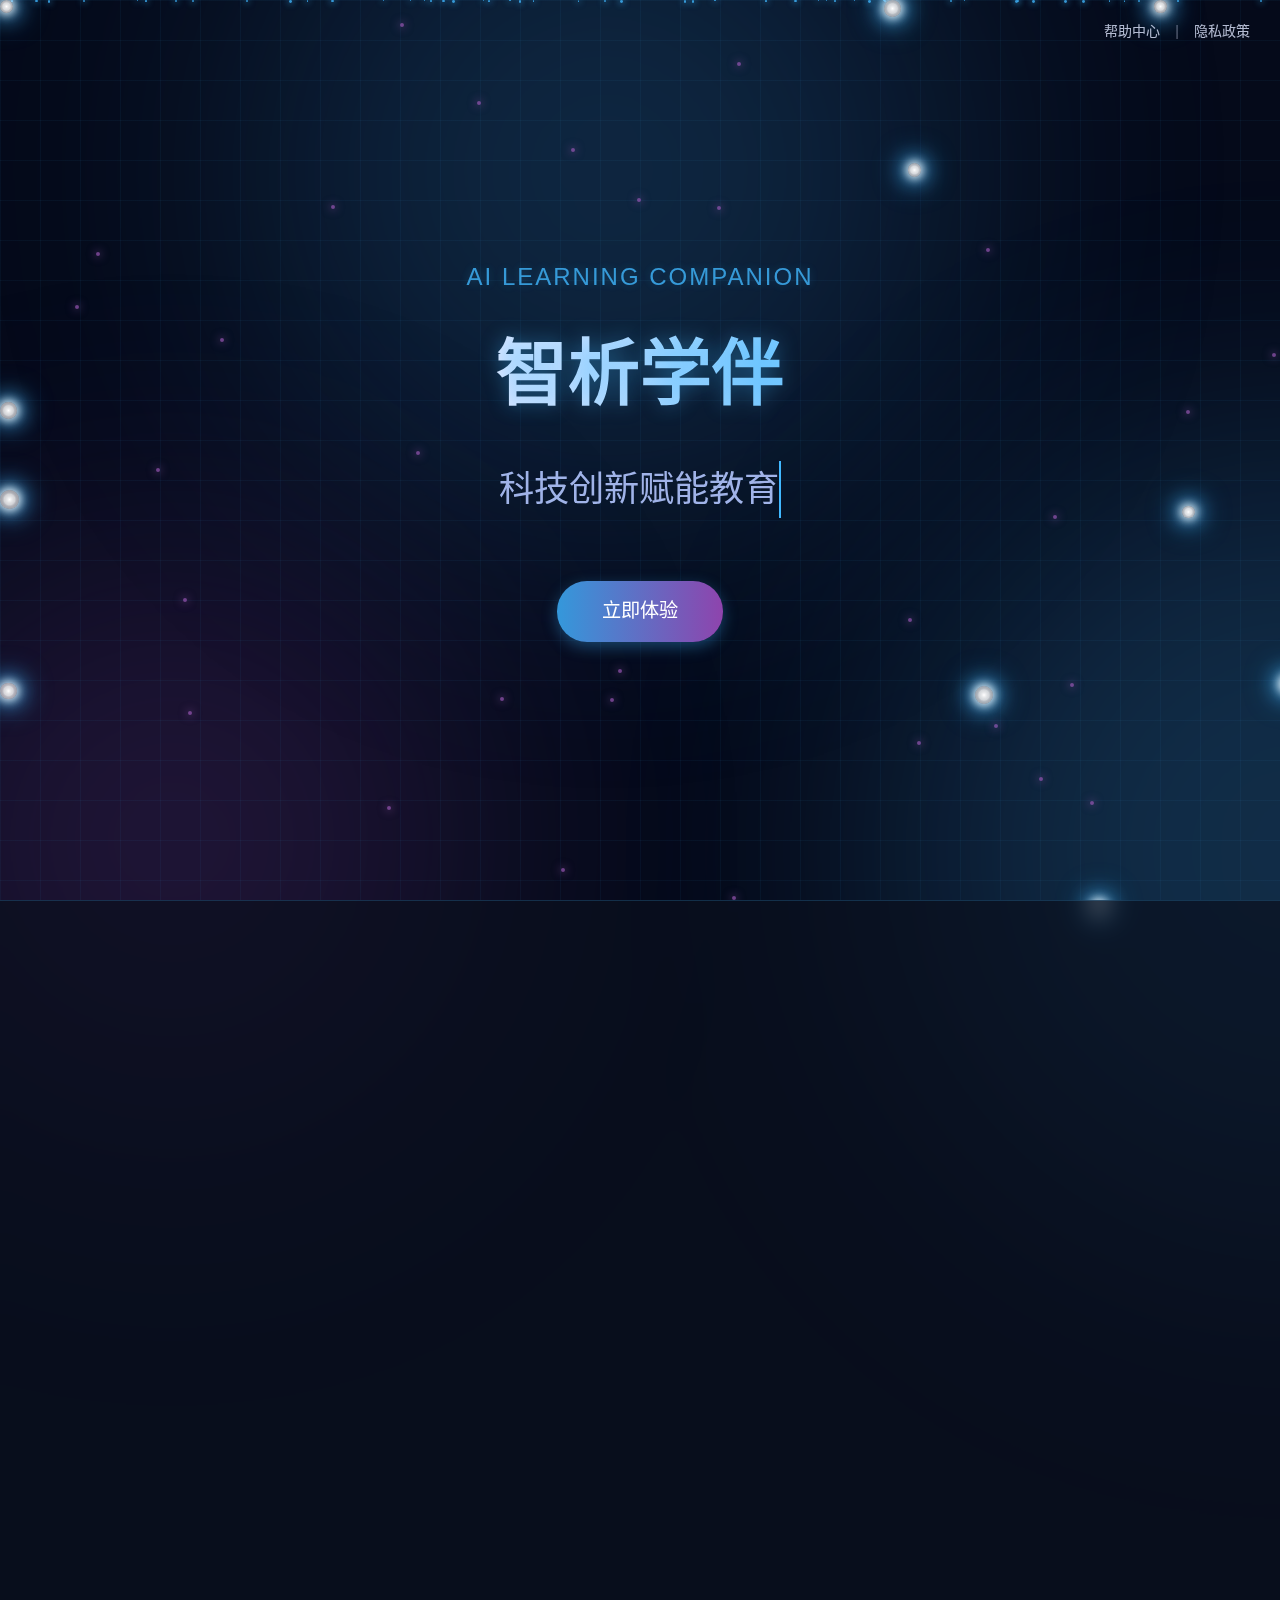
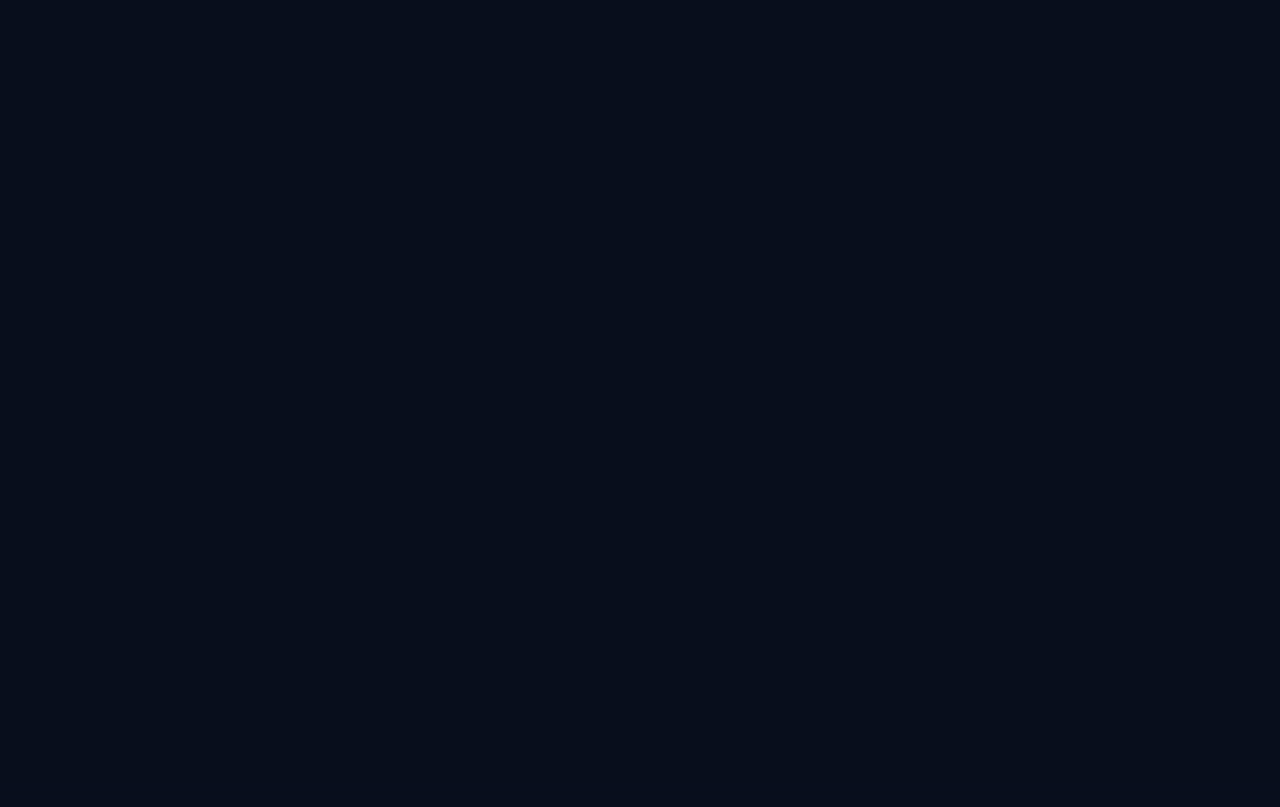
<file: index.html>
<!DOCTYPE html>
<html lang="zh-CN">
<head>
    <meta charset="UTF-8">
    <meta name="viewport" content="width=device-width, initial-scale=1.0, maximum-scale=1.0, user-scalable=no">
    <title>智析学伴 - AI学习辅助工具</title>
    <style>
        * {
            margin: 0;
            padding: 0;
            box-sizing: border-box;
        }

        body {
            font-family: 'Segoe UI', 'Microsoft YaHei', sans-serif;
            background: #050a1a;
            color: #e0e7ff;
            line-height: 1.6;
            overflow-x: hidden;
            min-height: 100vh;
            position: relative;
        }

        /* 多层次科技感背景容器 */
        .background-container {
            position: fixed;
            top: 0;
            left: 0;
            width: 100%;
            height: 100%;
            z-index: -5;
            overflow: hidden;
        }
        
        /* 底层网格 */
        .base-grid {
            position: absolute;
            top: 0;
            left: 0;
            width: 200%;
            height: 200%;
            background-image: 
                linear-gradient(rgba(65, 184, 255, 0.05) 1px, transparent 1px),
                linear-gradient(90deg, rgba(65, 184, 255, 0.05) 1px, transparent 1px);
            background-size: 40px 40px;
            z-index: -4;
            animation: scrollGrid 60s linear infinite;
            transform-origin: center;
        }
        
        /* 中层粒子流 */
        .particle-flow {
            position: absolute;
            top: 0;
            left: 0;
            width: 100%;
            height: 100%;
            z-index: -3;
        }
        
        .particle {
            position: absolute;
            width: 2px;
            height: 2px;
            background: rgba(65, 184, 255, 0.8);
            border-radius: 50%;
            box-shadow: 0 0 6px 1px rgba(65, 184, 255, 0.6);
        }
        
        /* 动态连接线网络 */
        .connection-network {
            position: absolute;
            top: 0;
            left: 0;
            width: 100%;
            height: 100%;
            z-index: -2;
        }
        
        .network-node {
            position: absolute;
            width: 4px;
            height: 4px;
            background: rgba(155, 89, 182, 0.7);
            border-radius: 50%;
            box-shadow: 0 0 8px 1px rgba(155, 89, 182, 0.5);
            animation: pulse-node 5s infinite ease-in-out;
        }
        
        .network-link {
            position: absolute;
            background: linear-gradient(90deg, rgba(155, 89, 182, 0), rgba(155, 89, 182, 0.4), rgba(155, 89, 182, 0));
            transform-origin: 0 0;
            z-index: -1;
            opacity: 0;
            animation: linkPulse 8s infinite ease-in-out;
        }

        /* 动态光晕效果 */
        .glow-effect {
            position: fixed;
            border-radius: 50%;
            filter: blur(150px);
            opacity: 0.2;
            z-index: -5;
            animation: pulse 20s infinite ease-in-out;
        }

        /* 精致闪光点样式 - 增强立体感 */
        .sparkle {
            position: fixed;
            background: radial-gradient(circle, rgba(255,255,255,1) 0%, rgba(255,255,255,0.8) 40%, rgba(255,255,255,0) 80%);
            border-radius: 50%;
            z-index: 0;
            cursor: pointer;
            animation: float 8s infinite ease-in-out;
            transform-origin: center;
            box-shadow: 
                0 0 10px 2px rgba(255, 255, 255, 0.9),
                0 0 20px 5px rgba(65, 184, 255, 0.7),
                0 0 30px 8px rgba(65, 184, 255, 0.4),
                inset 0 0 5px 1px rgba(255, 255, 255, 0.8);
            transition: all 0.3s ease;
            transform-style: preserve-3d;
        }
        
        /* 优化的水珠绽开效果 */
        .sparkle.droplet {
            position: absolute;
            border-radius: 50%;
            background: radial-gradient(circle, rgba(255,255,255,0.9) 0%, rgba(65, 184, 255, 0.7) 50%, rgba(65, 184, 255, 0) 80%);
            pointer-events: none;
            z-index: 2;
            box-shadow: 0 0 15px 3px rgba(65, 184, 255, 0.5);
        }

        /* 动画定义 */
        @keyframes float {
            0%, 100% { transform: translateY(0) rotate(0deg) translateZ(0); }
            50% { transform: translateY(-20px) rotate(10deg) translateZ(5px); }
        }
        
        @keyframes dropletEffect {
            0% { transform: translate(-50%, -50%) scale(0); opacity: 1; }
            70% { opacity: 0.8; }
            100% { transform: translate(-50%, -50%) scale(2.5); opacity: 0; }
        }
        
        @keyframes pulse-node {
            0%, 100% { transform: scale(1); opacity: 0.6; }
            50% { transform: scale(1.8); opacity: 1; }
        }
        
        @keyframes linkPulse {
            0%, 100% { opacity: 0; }
            40%, 60% { opacity: 1; }
        }

        @keyframes pulse {
            0%, 100% { transform: scale(1); opacity: 0.2; }
            50% { transform: scale(1.5); opacity: 0.35; }
        }
        
        @keyframes scrollGrid {
            0% { transform: translate(0, 0) scale(1); }
            50% { transform: translate(-25%, -25%) scale(1.2); }
            100% { transform: translate(-50%, -50%) scale(1); }
        }

        @keyframes flowParticle {
            0% { transform: translateY(-100px) translateX(0); opacity: 0; }
            10% { opacity: 1; }
            90% { opacity: 1; }
            100% { transform: translateY(100vh) translateX(0); opacity: 0; }
        }

        /* 右上角导航链接 */
        .top-links {
            position: fixed;
            top: 20px;
            right: 30px;
            z-index: 100;
            font-size: 14px;
            display: flex;
            gap: 15px;
        }

        .top-links a {
            color: rgba(224, 231, 255, 0.8);
            text-decoration: none;
            transition: color 0.3s ease;
        }

        .top-links a:hover {
            color: #41b8ff;
            text-shadow: 0 0 8px rgba(65, 184, 255, 0.6);
        }

        .divider {
            color: rgba(224, 231, 255, 0.4);
        }

        /* 主标题区域 */
        .hero {
            min-height: 100vh;
            display: flex;
            flex-direction: column;
            justify-content: center;
            align-items: center;
            padding: 0 20px;
            text-align: center;
            position: relative;
        }

        .logo {
            font-size: 1.5rem;
            color: #41b8ff;
            margin-bottom: 20px;
            letter-spacing: 2px;
            text-transform: uppercase;
            opacity: 0.8;
            text-shadow: 0 0 10px rgba(65, 184, 255, 0.3);
        }

        .main-title {
            font-size: 4.5rem;
            font-weight: 700;
            margin-bottom: 30px;
            background: linear-gradient(90deg, #e0e7ff, #41b8ff, #9b59b6);
            -webkit-background-clip: text;
            background-clip: text;
            color: transparent;
            background-size: 300% 300%;
            animation: gradientShift 8s ease infinite;
            text-shadow: 0 0 20px rgba(65, 184, 255, 0.4);
        }

        .subtitle-container {
            height: 70px;
            margin-bottom: 50px;
            overflow: hidden;
        }

        .subtitle {
            font-size: 2.2rem;
            font-weight: 300;
            color: #a0b3e8;
            opacity: 0;
            transform: translateY(20px);
        }

        .typing {
            display: inline-block;
            overflow: hidden;
            white-space: nowrap;
            border-right: 2px solid #41b8ff;
            animation: typing 0.5s steps(30, end), blink 0.75s step-end infinite;
        }

        .btn {
            display: inline-block;
            background: linear-gradient(90deg, #3498db, #8e44ad);
            color: white;
            padding: 15px 45px;
            font-size: 1.2rem;
            border-radius: 30px;
            text-decoration: none;
            border: none;
            cursor: pointer;
            transition: all 0.3s ease;
            box-shadow: 0 5px 15px rgba(52, 152, 219, 0.4);
            position: relative;
            overflow: hidden;
            z-index: 10;
        }

        .btn:hover {
            transform: translateY(-3px);
            box-shadow: 0 8px 25px rgba(52, 152, 219, 0.6);
        }

        .btn::before {
            content: '';
            position: absolute;
            top: 0;
            left: -100%;
            width: 100%;
            height: 100%;
            background: linear-gradient(90deg, transparent, rgba(255, 255, 255, 0.3), transparent);
            transition: 0.5s;
        }

        .btn:hover::before {
            left: 100%;
        }

        /* 功能区域 */
        .features {
            padding: 100px 10%;
            background: rgba(10, 15, 30, 0.7);
            backdrop-filter: blur(10px);
            border-top: 1px solid rgba(65, 184, 255, 0.2);
            position: relative;
            z-index: 1;
        }

        .feature {
            max-width: 1200px;
            margin: 0 auto 120px auto;
            display: flex;
            align-items: center;
            opacity: 0;
            transform: translateY(40px);
            transition: all 0.8s ease;
        }

        .feature.visible {
            opacity: 1;
            transform: translateY(0);
        }

        .feature:nth-child(even) {
            flex-direction: row-reverse;
        }

        .feature-content {
            flex: 1;
            padding: 0 40px;
        }

        .feature-number {
            font-size: 5rem;
            font-weight: 700;
            background: linear-gradient(90deg, #3498db, #8e44ad);
            -webkit-background-clip: text;
            background-clip: text;
            color: transparent;
            opacity: 0.3;
            margin-bottom: 15px;
        }

        .feature-title {
            font-size: 2.2rem;
            margin-bottom: 20px;
            color: #41b8ff;
        }

        .feature-desc {
            font-size: 1.2rem;
            color: #a0b3e8;
            line-height: 1.8;
        }

        .feature-image {
            flex: 1;
            height: 300px;
            border-radius: 10px;
            background: rgba(25, 35, 60, 0.6);
            border: 1px solid rgba(65, 184, 255, 0.2);
            display: flex;
            align-items: center;
            justify-content: center;
            overflow: hidden;
            position: relative;
        }

        .feature-image::before {
            content: '';
            position: absolute;
            width: 150%;
            height: 150%;
            background: conic-gradient(
                transparent, 
                rgba(65, 184, 255, 0.4), 
                transparent 30%
            );
            animation: rotate 6s linear infinite;
        }

        .feature-image-content {
            position: relative;
            z-index: 2;
            background: rgba(10, 15, 30, 0.9);
            width: 90%;
            height: 85%;
            border-radius: 8px;
            display: flex;
            align-items: center;
            justify-content: center;
            font-size: 3rem;
            color: #41b8ff;
        }

        /* 动画定义 */
        @keyframes gradientShift {
            0% { background-position: 0% 50%; }
            50% { background-position: 100% 50%; }
            100% { background-position: 0% 50%; }
        }

        @keyframes typing {
            from { width: 0; }
            to { width: 100%; }
        }

        @keyframes blink {
            from, to { border-color: transparent; }
            50% { border-color: #41b8ff; }
        }

        @keyframes rotate {
            from { transform: rotate(0deg); }
            to { transform: rotate(360deg); }
        }

        /* 响应式调整 */
        @media (max-width: 900px) {
            .main-title {
                font-size: 3.5rem;
            }
            
            .subtitle {
                font-size: 1.8rem;
            }
            
            .feature {
                flex-direction: column;
                margin-bottom: 80px;
            }
            
            .feature:nth-child(even) {
                flex-direction: column;
            }
            
            .feature-image {
                width: 100%;
                margin-top: 30px;
            }
        }

        @media (max-width: 600px) {
            .main-title {
                font-size: 2.8rem;
            }
            
            .subtitle {
                font-size: 1.5rem;
            }
            
            .top-links {
                font-size: 12px;
                right: 20px;
            }
            
            .btn {
                padding: 12px 35px;
                font-size: 1rem;
            }
        }

        /* 手机端适配 - 小屏幕设备 */
        @media (max-width: 480px) {
            /* 标题调整 */
            .main-title {
                font-size: 2.2rem;
                margin-bottom: 20px;
            }
            
            .subtitle {
                font-size: 1.2rem;
            }
            
            .subtitle-container {
                height: 50px;
                margin-bottom: 30px;
            }
            
            .logo {
                font-size: 1.2rem;
                margin-bottom: 15px;
            }
            
            /* 按钮调整 */
            .btn {
                padding: 10px 30px;
                font-size: 1rem;
                width: 80%;
                max-width: 250px;
            }
            
            /* 导航链接调整 */
            .top-links {
                font-size: 11px;
                top: 15px;
                right: 15px;
                gap: 10px;
            }
            
            /* 功能区域调整 */
            .features {
                padding: 60px 5%;
            }
            
            .feature {
                margin-bottom: 60px;
            }
            
            .feature-content {
                padding: 0 15px;
            }
            
            .feature-number {
                font-size: 3.5rem;
                margin-bottom: 10px;
            }
            
            .feature-title {
                font-size: 1.6rem;
                margin-bottom: 15px;
            }
            
            .feature-desc {
                font-size: 1rem;
                line-height: 1.6;
            }
            
            .feature-image {
                height: 200px;
                margin-top: 20px;
            }
            
            .feature-image-content {
                font-size: 2rem;
            }
            
            /* 背景效果调整 - 减少粒子数量，优化性能 */
            .particle-flow {
                display: none;
            }
            
            /* 调整闪光点大小，使其在小屏幕上更合适 */
            .sparkle {
                width: 8px !important;
                height: 8px !important;
            }
            
            .sparkle.droplet {
                width: 24px !important;
                height: 24px !important;
            }
        }
    </style>
</head>
<body>
    <!-- 多层次科技感背景容器 -->
    <div class="background-container">
        <!-- 动态光晕背景 -->
        <div class="glow-effect" style="top: -20%; left: 20%; width: 700px; height: 700px; background: #3498db;"></div>
        <div class="glow-effect" style="top: 60%; left: -10%; width: 600px; height: 600px; background: #8e44ad; animation-delay: 6s;"></div>
        <div class="glow-effect" style="top: 50%; left: 70%; width: 800px; height: 800px; background: #41b8ff; animation-delay: 12s;"></div>
        
        <!-- 底层网格 -->
        <div class="base-grid"></div>
        
        <!-- 粒子流容器 -->
        <div class="particle-flow" id="particle-flow"></div>
        
        <!-- 连接线网络 -->
        <div class="connection-network" id="connection-network"></div>
    </div>
    
    <!-- 右上角导航链接 -->
    <div class="top-links">
        <a href="help.html">帮助中心</a>
        <span class="divider">|</span>
        <a href="privacy.html" id="privacy-link">隐私政策</a>
    </div>

    <!-- 主标题区域 -->
    <section class="hero">
        <div class="logo">AI Learning Companion</div>
        <h1 class="main-title">智析学伴</h1>
        <div class="subtitle-container">
            <div class="subtitle" id="dynamic-subtitle">科技创新赋能教育</div>
        </div>
        <a href="home.html" class="btn">立即体验</a>
    </section>
    
    <!-- 功能区域 -->
    <section class="features">
        <div class="feature">
            <div class="feature-content">
                <div class="feature-number">01</div>
                <h2 class="feature-title">智能学习分析</h2>
                <p class="feature-desc">基于深度学习的个性化分析引擎，实时追踪学习轨迹，精准识别知识薄弱点，为每位学生提供定制化学习路径建议，有效提升学习效率。</p>
            </div>
            <div class="feature-image">
                <div class="feature-image-content">AI分析模型</div>
            </div>
        </div>
        
        <div class="feature">
            <div class="feature-content">
                <div class="feature-number">02</div>
                <h2 class="feature-title">强化学习体验</h2>
                <p class="feature-desc">抽象概念可视化，复杂知识具象化，激发学习兴趣，增强知识记忆深度与理解能力。</p>
            </div>
            <div class="feature-image">
                <div class="feature-image-content">强化学习场景</div>
            </div>
        </div>
        
        <div class="feature">
            <div class="feature-content">
                <div class="feature-number">03</div>
                <h2 class="feature-title">自适应练习系统</h2>
                <p class="feature-desc">智能题库根据学习进度动态调整难度，实时生成针对性练习，通过精准反馈与渐进式挑战，帮助学生稳步突破学习瓶颈。</p>
            </div>
            <div class="feature-image">
                <div class="feature-image-content">智能题库</div>
            </div>
        </div>
    </section>
    
    <script>
        document.addEventListener('DOMContentLoaded', function() {
            // 检测是否为移动设备
            const isMobile = /iPhone|iPad|iPod|Android/i.test(navigator.userAgent);
            
            // 创建粒子流效果 - 移动设备减少粒子数量以优化性能
            const particleFlow = document.getElementById('particle-flow');
            const particleCount = isMobile ? 20 : 50;
            
            function createParticles() {
                // 移动设备可能禁用粒子流以提高性能
                if (isMobile && window.innerWidth <= 480) return;
                
                for (let i = 0; i < particleCount; i++) {
                    const particle = document.createElement('div');
                    particle.classList.add('particle');
                    
                    // 随机位置和属性
                    const x = Math.random() * 100;
                    const delay = Math.random() * 10;
                    const duration = 8 + Math.random() * 12;
                    const size = 1 + Math.random() * 2;
                    const dirX = (Math.random() - 0.5) * 20; // 水平方向偏移
                    
                    // 设置粒子样式
                    particle.style.left = `${x}%`;
                    particle.style.width = `${size}px`;
                    particle.style.height = `${size}px`;
                    particle.style.animation = `flowParticle ${duration}s linear ${delay}s infinite`;
                    
                    // 添加水平飘动效果
                    particle.style.animation = `
                        flowParticle ${duration}s linear ${delay}s infinite,
                        floatX ${5 + Math.random() * 10}s ease-in-out ${delay}s infinite
                    `;
                    
                    particleFlow.appendChild(particle);
                }
            }
            
            // 添加水平浮动动画
            const style = document.createElement('style');
            style.textContent = `
                @keyframes floatX {
                    0%, 100% { transform: translateX(0); }
                    50% { transform: translateX(var(--dirX, 0px)); }
                }
            `;
            document.head.appendChild(style);
            
            // 创建网络节点和连接线
            const connectionNetwork = document.getElementById('connection-network');
            const nodeCount = isMobile ? 15 : 30;
            const networkNodes = [];
            
            function createNetwork() {
                // 创建节点
                for (let i = 0; i < nodeCount; i++) {
                    const node = document.createElement('div');
                    node.classList.add('network-node');
                    
                    // 随机位置
                    const x = Math.random() * 100;
                    const y = Math.random() * 100;
                    
                    node.style.left = `${x}%`;
                    node.style.top = `${y}%`;
                    node.style.animationDelay = `${Math.random() * 5}s`;
                    
                    connectionNetwork.appendChild(node);
                    networkNodes.push({ element: node, x, y });
                }
                
                // 创建连接线
                createConnections();
            }
            
            function createConnections() {
                // 为每个节点随机连接2-4个其他节点
                networkNodes.forEach((node, index) => {
                    const connections = 2 + Math.floor(Math.random() * 3);
                    
                    for (let i = 0; i < connections; i++) {
                        // 随机选择另一个节点
                        let targetIndex = Math.floor(Math.random() * networkNodes.length);
                        if (targetIndex === index) {
                            targetIndex = (targetIndex + 1) % networkNodes.length;
                        }
                        
                        const target = networkNodes[targetIndex];
                        createLink(node, target);
                    }
                });
            }
            
            function createLink(node1, node2) {
                const link = document.createElement('div');
                link.classList.add('network-link');
                
                // 计算节点位置
                const x1 = node1.x;
                const y1 = node1.y;
                const x2 = node2.x;
                const y2 = node2.y;
                
                // 计算距离和角度
                const distance = Math.sqrt(Math.pow(x2 - x1, 2) + Math.pow(y2 - y1, 2));
                const angle = Math.atan2(y2 - y1, x2 - x1) * 180 / Math.PI;
                
                // 设置连接线样式
                link.style.width = `${distance}%`;
                link.style.height = '1px';
                link.style.left = `${x1}%`;
                link.style.top = `${y1}%`;
                link.style.transform = `rotate(${angle}deg)`;
                link.style.animationDelay = `${Math.random() * 5}s`;
                
                connectionNetwork.appendChild(link);
            }
            
            // 创建随机闪光点
            function createSparkle() {
                // 最大同时存在的闪光点为15个
                const maxSparkles = 15;
                const existingSparkles = document.querySelectorAll('.sparkle:not(.droplet)').length;
                if (existingSparkles >= maxSparkles) return;
                  
                const sparkle = document.createElement('div');
                sparkle.classList.add('sparkle');
                  
                // 为每个闪光点添加唯一ID
                sparkle.id = 'sparkle-' + Date.now() + '-' + Math.floor(Math.random() * 1000);
                  
                // 随机大小
                const baseSize = isMobile ? 8 : 12;
                const size = baseSize + Math.random() * (isMobile ? 4 : 8);
                  
                // 随机位置 - 改进算法使分布更随机，同时避开中心区域
                let x, y;
                const centerAvoidance = 0.3; // 避开中心30%的区域
                  
                // 使用正态分布实现更自然的随机分布
                function randomNormal() {
                    let u = 0, v = 0;
                    while(u === 0) u = Math.random(); // 转换[0,1)到(0,1)
                    while(v === 0) v = Math.random();
                    return Math.sqrt( -2.0 * Math.log( u ) ) * Math.cos( 2.0 * Math.PI * v );
                }
                  
                // 生成服从正态分布的坐标，然后归一化到[0,100)范围
                let rawX = (randomNormal() * 0.3 + 0.5) * 100;
                let rawY = (randomNormal() * 0.3 + 0.5) * 100;
                  
                // 检查是否在中间文字区域，如果是则偏移到边缘
                // 扩大中心区域避开范围，确保文字区域没有闪光点
                const centerX = 50;
                const centerY = 50;
                const centerRadius = 40; // 中心区域半径（百分比），扩大以确保文字区域无闪光点
                  
                // 计算到中心的距离
                const distanceToCenter = Math.sqrt(
                    Math.pow(rawX - centerX, 2) + 
                    Math.pow(rawY - centerY, 2)
                );
                  
                // 如果在中心区域内，则将点推到边缘
                if (distanceToCenter < centerRadius) {
                    // 计算角度
                    const angle = Math.atan2(rawY - centerY, rawX - centerX);
                    // 移到中心区域边缘
                    x = centerX + Math.cos(angle) * centerRadius;
                    y = centerY + Math.sin(angle) * centerRadius;
                      
                    // 额外添加随机偏移，使边缘分布更自然
                    x += (Math.random() - 0.5) * 10;
                    y += (Math.random() - 0.5) * 10;
                } else {
                    // 不在中心区域，直接使用生成的坐标
                    x = rawX;
                    y = rawY;
                }
                  
                // 确保坐标在0-100范围内
                x = Math.max(0, Math.min(100, x));
                y = Math.max(0, Math.min(100, y));
                  
                // 记录闪光点的位置信息
                sparkle.dataset.x = x;
                sparkle.dataset.y = y;
                sparkle.dataset.size = size;
                  
                // 随机动画延迟和持续时间
                const delay = Math.random() * 4;
                const duration = 6 + Math.random() * 6;
                  
                sparkle.style.width = `${size}px`;
                sparkle.style.height = `${size}px`;
                sparkle.style.left = `${x}%`;
                sparkle.style.top = `${y}%`;
                sparkle.style.animationDelay = `${delay}s`;
                sparkle.style.animationDuration = `${duration}s`;
                  
                // 检测附近闪光点并触发连锁反应
                function detectNearbySparkles(centerX, centerY, radius, currentSparkle) {
                    // 获取所有未在绽开状态且不是水珠效果的闪光点
                    const sparkles = document.querySelectorAll('.sparkle:not(.droplet):not(.popping)');
                        
                    // 计算每个闪光点与中心的距离
                    const sparkleDistances = Array.from(sparkles).map(sparkle => {
                        const rect = sparkle.getBoundingClientRect();
                        const sparkleCenterX = rect.left + rect.width / 2;
                        const sparkleCenterY = rect.top + rect.height / 2;
                        const distance = Math.sqrt(
                            Math.pow(sparkleCenterX - centerX, 2) +
                            Math.pow(sparkleCenterY - centerY, 2)
                        );
                        return {
                            sparkle: sparkle,
                            distance: distance,
                            x: sparkleCenterX,
                            y: sparkleCenterY
                        };
                    });
                        
                    // 筛选出在范围内的闪光点，并按距离排序（最近的先触发）
                    const nearbySparkles = sparkleDistances
                        .filter(item => item.distance <= radius && item.sparkle !== currentSparkle)
                        .sort((a, b) => a.distance - b.distance);
                         
                    // 性能优化：限制每次触发的闪光点数量
                    const maxTriggers = isMobile ? 5 : 8;
                    const triggers = nearbySparkles.slice(0, maxTriggers);
                         
                    // 触发闪光点，并为每个触发的闪光点设置不同的延迟，创造波纹传递效果
                    triggers.forEach((item, index) => {
                        setTimeout(() => {
                            // 创建水珠绽开效果前先检查元素是否仍存在
                            if (!item.sparkle.isConnected) return;
                                
                            // 标记为正在绽开，防止重复触发
                            item.sparkle.classList.add('popping');
                                
                            // 创建水珠绽开效果
                            const droplet = document.createElement('div');
                            droplet.classList.add('sparkle', 'droplet');
                            const size = parseFloat(item.sparkle.dataset.size);
                            const dropletSize = isMobile ? size * 4 : size * 5;
                                
                            droplet.style.width = `${dropletSize}px`;
                            droplet.style.height = `${dropletSize}px`;
                            droplet.style.left = `${item.x}px`;
                            droplet.style.top = `${item.y}px`;
                            droplet.style.transform = 'translate(-50%, -50%)';
                            droplet.style.animation = 'dropletEffect 1.2s forwards cubic-bezier(0.2, 0.8, 0.2, 1)';
                                
                            document.body.appendChild(droplet);
                                
                            // 递归触发下一级连锁反应 - 进一步增大触发半径
                            setTimeout(() => {
                                // 确保元素仍然存在
                                if (item.sparkle.isConnected) {
                                    // 扩大触发半径，确保波纹能触碰到更多闪光点
                                    detectNearbySparkles(item.x, item.y, dropletSize * 0.9, item.sparkle);
                                }
                            }, 150);  // 缩短延迟时间，加快波纹传递
                                
                            // 移除原闪光点
                            item.sparkle.style.opacity = '0';
                            item.sparkle.style.transform = 'translateY(10px) scale(0.8)';
                            setTimeout(() => {
                                if (item.sparkle.isConnected) {
                                    item.sparkle.remove();
                                }
                            }, 400); // 延长移除时间，确保连锁反应完成
                                
                            // 移除水珠效果
                            setTimeout(() => {
                                if (droplet.isConnected) {
                                    droplet.remove();
                                }
                            }, 1200);
                        }, 30 + index * 50 + Math.random() * 30); // 缩短延迟，使效果更连贯
                    });
                }
                 
                // 点击时的水珠绽开效果
                const handleSparkleClick = (e) => {
                    e.stopPropagation();
                       
                    // 防止短时间内重复触发
                    if (sparkle.classList.contains('popping')) return;
                    sparkle.classList.add('popping');
                       
                    // 精确计算点击位置（相对于视口）
                    const clickX = isMobile ? e.touches[0].clientX : e.clientX;
                    const clickY = isMobile ? e.touches[0].clientY : e.clientY;
                       
                    // 创建水珠绽开效果
                    const droplet = document.createElement('div');
                    droplet.classList.add('sparkle', 'droplet');
                    const dropletSize = isMobile ? size * 3 : size * 4;  // 统一水珠大小
                       
                    // 使用固定定位确保位置准确
                    droplet.style.width = `${dropletSize}px`;
                    droplet.style.height = `${dropletSize}px`;
                    droplet.style.left = `${clickX}px`;
                    droplet.style.top = `${clickY}px`;
                    // 关键修复：使用transform确保点击中心与效果中心一致
                    droplet.style.transform = 'translate(-50%, -50%)';
                    droplet.style.animation = 'dropletEffect 1s forwards cubic-bezier(0.2, 0.8, 0.2, 1)';
                       
                    document.body.appendChild(droplet);
                       
                    // 检测并触发附近闪光点，传递当前sparkle实例，增大初始检测半径
                    detectNearbySparkles(clickX, clickY, dropletSize * 0.9, sparkle);
                      
                    // 移除原闪光点和事件监听
                    sparkle.removeEventListener('click', handleSparkleClick);
                    if (isMobile) {
                        sparkle.removeEventListener('touchstart', handleSparkleClick);
                    }
                      
                    // 平滑移除原闪光点
                    sparkle.style.opacity = '0';
                    sparkle.style.transform = 'translateY(10px) scale(0.8)';
                    setTimeout(() => sparkle.remove(), 300);
                      
                    // 移除水珠效果
                    setTimeout(() => {
                        droplet.remove();
                    }, 1000);
                };
                  
                sparkle.addEventListener('click', handleSparkleClick);
                if (isMobile) {
                    sparkle.addEventListener('touchstart', handleSparkleClick);
                }
                  
                document.body.appendChild(sparkle);
                  
                // 自动消失
                setTimeout(() => {
                    sparkle.removeEventListener('click', handleSparkleClick);
                    if (isMobile) {
                        sparkle.removeEventListener('touchstart', handleSparkleClick);
                    }
                    sparkle.remove();
                }, 8000 + Math.random() * 6000);
            }
            
            // 初始化5个闪光点
            for (let i = 0; i < 5; i++) {
                setTimeout(() => createSparkle(), i * 200); // 间隔创建，避免同时生成
            }
              
            // 每1秒产生一个新的闪光点
            setInterval(createSparkle, 1000);
              
            // 动态副标题切换
            const subtitles = [
                "科技创新赋能教育",
                "个性化学习新体验",
                "智能分析助力成长",
                "让学习更高效精准"
            ];
            const subtitleElement = document.getElementById('dynamic-subtitle');
            let currentSubtitle = 0;
            
            function showNextSubtitle() {
                // 淡出当前副标题
                subtitleElement.style.opacity = '0';
                subtitleElement.style.transform = 'translateY(20px)';
                subtitleElement.classList.remove('typing');
                
                setTimeout(() => {
                    // 切换文本
                    currentSubtitle = (currentSubtitle + 1) % subtitles.length;
                    subtitleElement.textContent = subtitles[currentSubtitle];
                    
                    // 淡入新副标题并添加打字效果
                    subtitleElement.style.opacity = '1';
                    subtitleElement.style.transform = 'translateY(0)';
                    
                    setTimeout(() => {
                        subtitleElement.classList.add('typing');
                    }, 50);
                }, 500);
            }
            
            // 初始显示第一个副标题
            setTimeout(() => {
                subtitleElement.style.opacity = '1';
                subtitleElement.style.transform = 'translateY(0)';
                setTimeout(() => {
                    subtitleElement.classList.add('typing');
                }, 50);
            }, 500);
            
            // 定时切换副标题
            setInterval(showNextSubtitle, 4000);
            
            // 滚动时显示功能区域
            function checkFeaturesVisibility() {
                const features = document.querySelectorAll('.feature');
                
                features.forEach(feature => {
                    const rect = feature.getBoundingClientRect();
                    const windowHeight = window.innerHeight;
                    
                    // 当元素进入视口时显示
                    if (rect.top < windowHeight * 0.85) {
                        feature.classList.add('visible');
                    }
                });
            }
            
            // 初始检查和滚动时检查
            window.addEventListener('scroll', checkFeaturesVisibility);
            checkFeaturesVisibility(); // 初始检查
            
            // 优化鼠标移动时的背景响应
            document.addEventListener('mousemove', (e) => {
                if (isMobile) return; // 移动设备不响应鼠标移动
                
                const x = e.clientX / window.innerWidth;
                const y = e.clientY / window.innerHeight;
                const movementScale = 1;
                
                // 降低更新频率，提升性能
                if (Date.now() % 2 === 0) return;
                
                // 光晕移动
                const glowEffects = document.querySelectorAll('.glow-effect');
                glowEffects.forEach((glow, index) => {
                    const moveX = (x - 0.5) * 100 * (index + 1) * movementScale;
                    const moveY = (y - 0.5) * 100 * (index + 1) * movementScale;
                    // 使用requestAnimationFrame确保平滑动画
                    requestAnimationFrame(() => {
                        glow.style.transform = `translate(${moveX}px, ${moveY}px) scale(1)`;
                    });
                });
                
                // 网络节点移动
                networkNodes.forEach(node => {
                    const moveX = (x - 0.5) * 12 * movementScale;
                    const moveY = (y - 0.5) * 12 * movementScale;
                    requestAnimationFrame(() => {
                        node.element.style.transform = `translate(${moveX}px, ${moveY}px)`;
                    });
                });
            });
            
            // 初始化效果
            createParticles();
            createNetwork();
            
            // 初始加载时创建5个闪光点，稍微错开时间创建
            for (let i = 0; i < 5; i++) {
                setTimeout(createSparkle, i * 300);
            }
            
            // 生成间隔保持1秒
            setInterval(createSparkle, 1000);
        });
    </script>
</body>
</html>
</file>
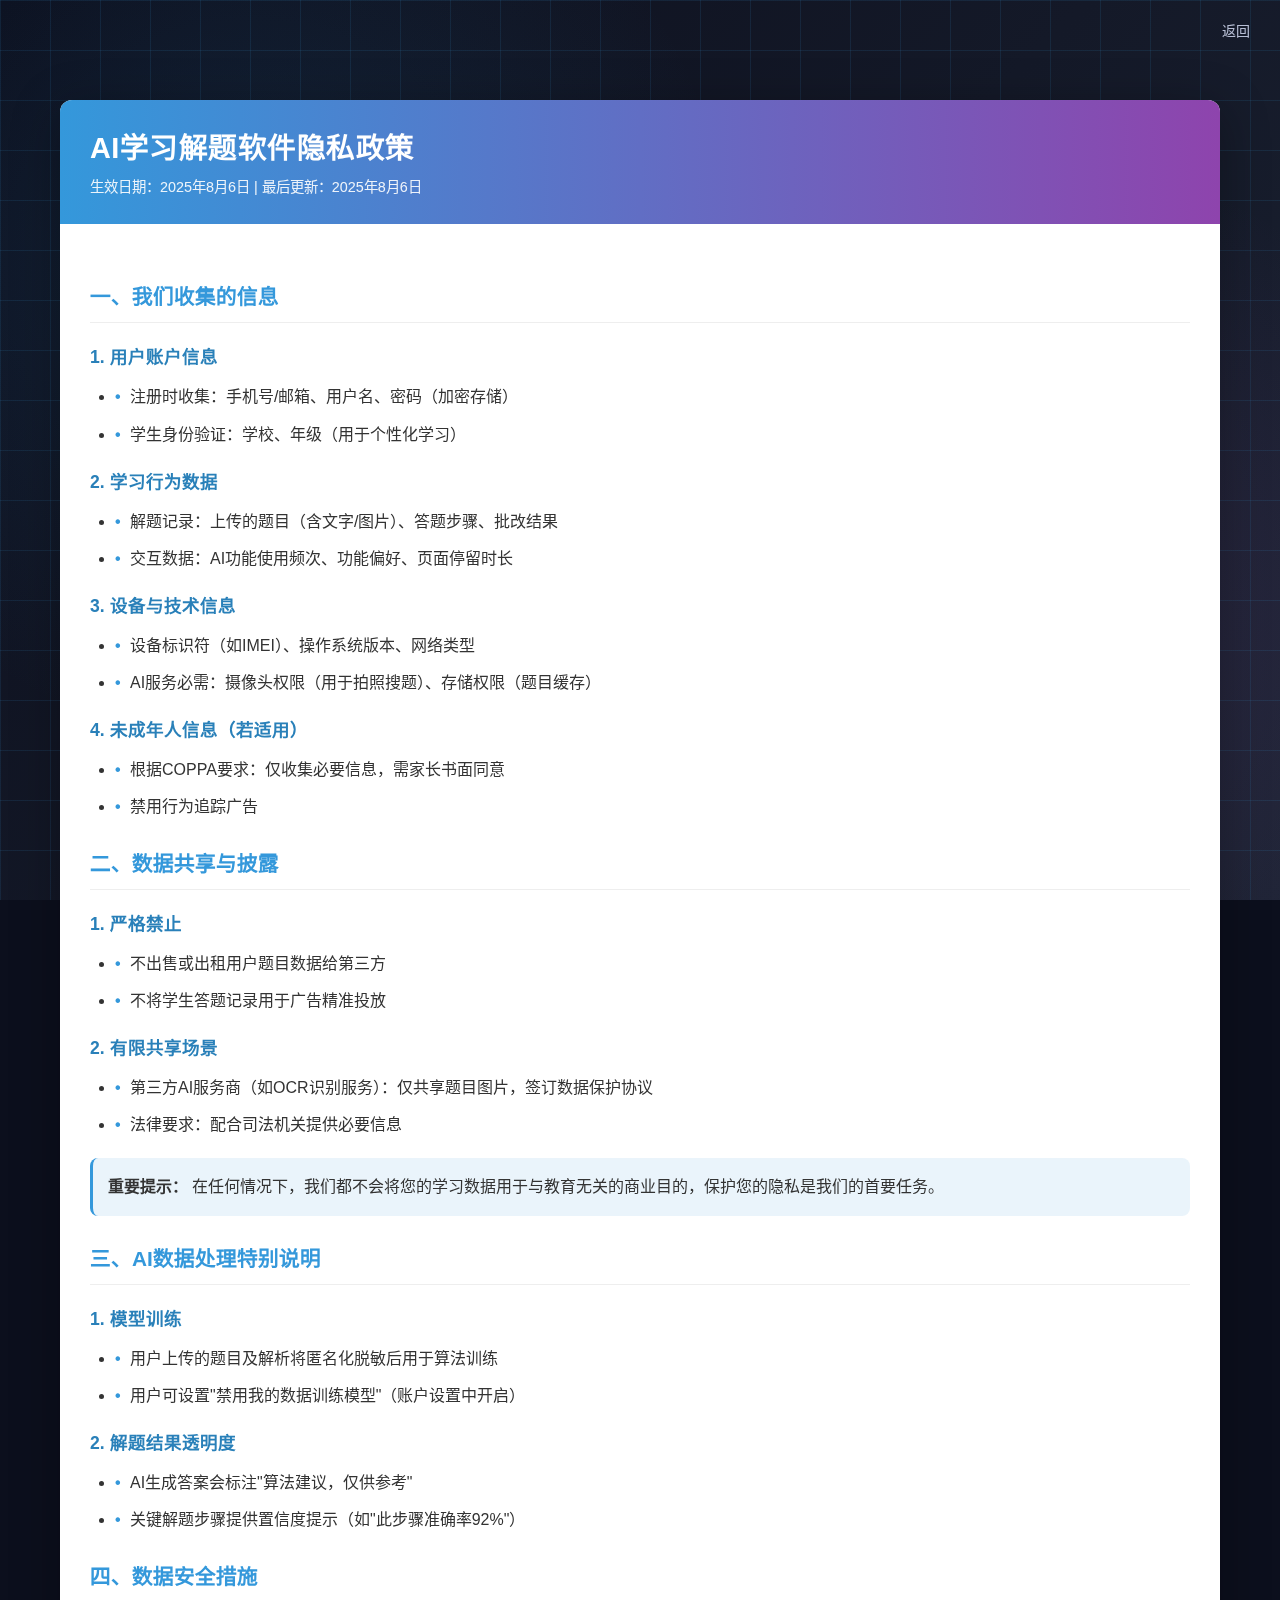
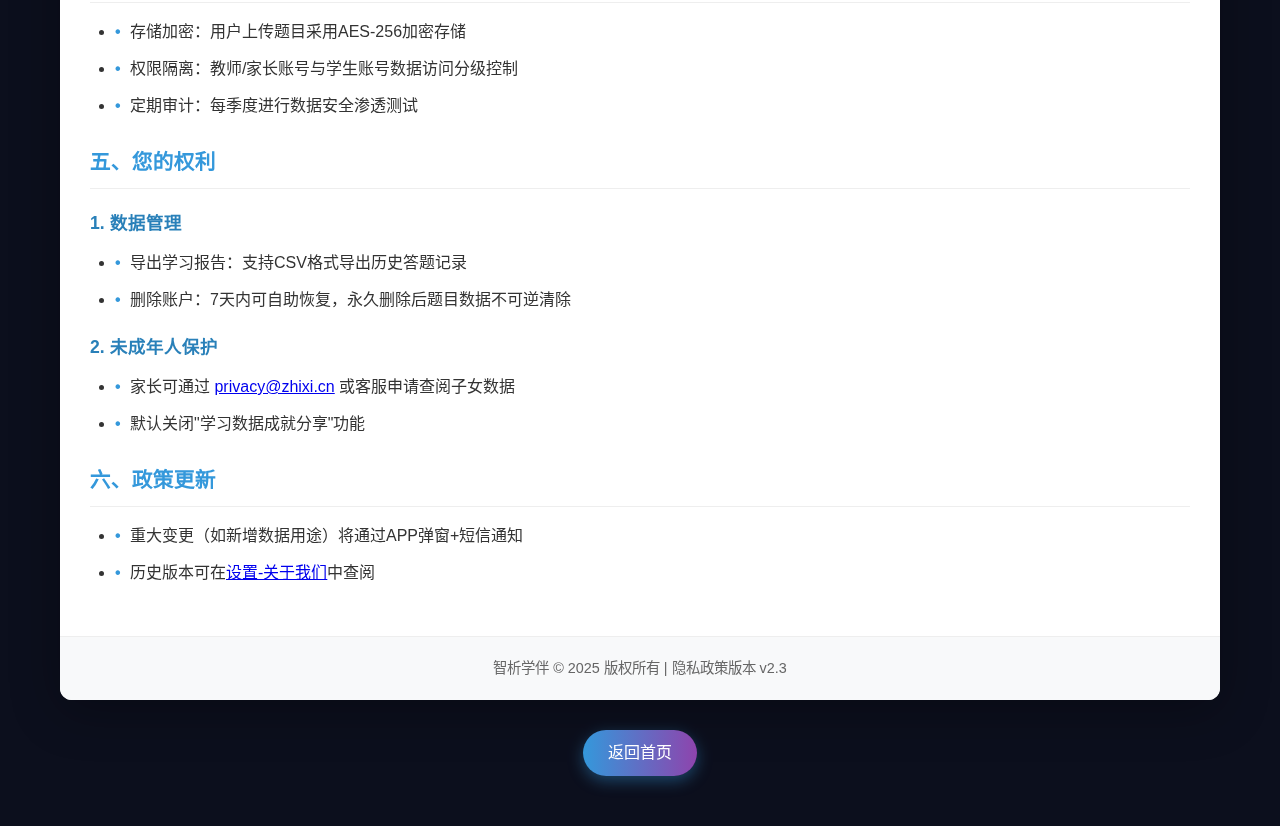
<file: privacy.html>
<!DOCTYPE html>
<html lang="zh-CN">
<head>
    <meta charset="UTF-8">
    <meta name="viewport" content="width=device-width, initial-scale=1.0">
    <title>隐私协议 - 智析学伴</title>
    <style>
        * {
            margin: 0;
            padding: 0;
            box-sizing: border-box;
        }

        body {
            font-family: 'Segoe UI', 'Microsoft YaHei', sans-serif;
            background: #0c0f1d;
            color: #e0e7ff;
            line-height: 1.6;
            overflow-x: hidden;
            min-height: 100vh;
            position: relative;
        }

        /* 科技感背景 */
        body::before {
            content: '';
            position: fixed;
            top: 0;
            left: 0;
            width: 100%;
            height: 100%;
            background: 
                radial-gradient(circle at 20% 30%, rgba(41, 128, 185, 0.15) 0%, transparent 40%),
                radial-gradient(circle at 80% 70%, rgba(155, 89, 182, 0.15) 0%, transparent 40%),
                linear-gradient(135deg, #0c0f1d 0%, #1c2333 100%);
            z-index: -2;
        }

        /* 动态线条背景效果 */
        .grid-lines {
            position: fixed;
            top: 0;
            left: 0;
            width: 100%;
            height: 100%;
            background-image: 
                linear-gradient(rgba(65, 184, 255, 0.1) 1px, transparent 1px),
                linear-gradient(90deg, rgba(65, 184, 255, 0.1) 1px, transparent 1px);
            background-size: 50px 50px;
            z-index: -1;
            animation: moveGrid 20s linear infinite;
        }

        @keyframes moveGrid {
            0% {
                background-position: 0 0;
            }
            100% {
                background-position: 50px 50px;
            }
        }

        /* 右上角导航链接 */
        .top-links {
            position: fixed;
            top: 20px;
            right: 30px;
            z-index: 100;
            font-size: 14px;
            display: flex;
            gap: 15px;
        }

        .top-links a {
            color: rgba(224, 231, 255, 0.8);
            text-decoration: none;
            transition: color 0.3s ease;
        }

        .top-links a:hover {
            color: #41b8ff;
            text-shadow: 0 0 8px rgba(65, 184, 255, 0.6);
        }

        .divider {
            color: rgba(224, 231, 255, 0.4);
        }

        /* 主容器 */
        .container {
            max-width: 1200px;
            margin: 0 auto;
            padding: 100px 20px 50px;
        }

        /* 隐私协议样式 */
        .privacy-container {
            background-color: white;
            color: #333;
            border-radius: 12px;
            overflow: hidden;
            box-shadow: 0 10px 50px rgba(0, 0, 0, 0.3);
        }

        .privacy-header {
            background: linear-gradient(90deg, #3498db, #8e44ad);
            color: white;
            padding: 25px 30px;
        }

        .privacy-title {
            font-size: 1.8rem;
            font-weight: 600;
            margin-bottom: 5px;
            letter-spacing: 0.5px;
        }

        .privacy-subtitle {
            font-size: 0.9rem;
            opacity: 0.9;
        }

        .privacy-content {
            padding: 30px;
            line-height: 1.7;
        }

        .privacy-content h3 {
            color: #3498db;
            margin-top: 25px;
            margin-bottom: 15px;
            font-size: 1.3rem;
            padding-bottom: 8px;
            border-bottom: 1px solid #eee;
        }

        .privacy-content h4 {
            margin-top: 20px;
            margin-bottom: 10px;
            font-size: 1.1rem;
            color: #2980b9;
        }

        .privacy-content p {
            margin-bottom: 15px;
            color: #444;
        }

        .privacy-content ul {
            padding-left: 25px;
            margin-bottom: 20px;
        }

        .privacy-content li {
            margin-bottom: 10px;
            position: relative;
            padding-left: 15px;
        }

        .privacy-content li::before {
            content: "•";
            color: #3498db;
            position: absolute;
            left: 0;
            top: 0;
            font-weight: bold;
        }

        .highlight {
            background-color: rgba(52, 152, 219, 0.1);
            padding: 15px;
            border-radius: 8px;
            margin: 15px 0;
            border-left: 3px solid #3498db;
        }

        .privacy-footer {
            padding: 20px 30px;
            background-color: #f8f9fa;
            border-top: 1px solid #eee;
            text-align: center;
            color: #666;
            font-size: 0.9rem;
        }

        /* 返回按钮 */
        .back-btn {
            display: inline-block;
            background: linear-gradient(90deg, #3498db, #8e44ad);
            color: white;
            padding: 10px 25px;
            font-size: 1rem;
            border-radius: 30px;
            text-decoration: none;
            border: none;
            cursor: pointer;
            transition: all 0.3s ease;
            box-shadow: 0 5px 15px rgba(52, 152, 219, 0.4);
            margin-top: 30px;
        }

        .back-btn:hover {
            transform: translateY(-3px);
            box-shadow: 0 8px 20px rgba(52, 152, 219, 0.6);
        }

        /* 响应式调整 */
        @media (max-width: 900px) {
            .privacy-content {
                padding: 20px;
            }
        }

        @media (max-width: 600px) {
            .privacy-title {
                font-size: 1.5rem;
            }

            .container {
                padding-top: 80px;
            }
        }
    </style>
</head>
<body>
    <!-- 动态网格背景 -->
    <div class="grid-lines"></div>

    <!-- 右上角导航链接 -->
    <div class="top-links">
        <a href="index.html">返回</a>
    </div>

    <div class="container">
        <div class="privacy-container">
            <div class="privacy-header">
                <h2 class="privacy-title">AI学习解题软件隐私政策</h2>
                <div class="privacy-subtitle">生效日期：2025年8月6日 | 最后更新：2025年8月6日</div>
            </div>
            <div class="privacy-content">
                <h3>一、我们收集的信息</h3>

                <h4>1. 用户账户信息</h4>
                <ul>
                    <li>注册时收集：手机号/邮箱、用户名、密码（加密存储）</li>
                    <li>学生身份验证：学校、年级（用于个性化学习）</li>
                </ul>

                <h4>2. 学习行为数据</h4>
                <ul>
                    <li>解题记录：上传的题目（含文字/图片）、答题步骤、批改结果</li>
                    <li>交互数据：AI功能使用频次、功能偏好、页面停留时长</li>
                </ul>

                <h4>3. 设备与技术信息</h4>
                <ul>
                    <li>设备标识符（如IMEI）、操作系统版本、网络类型</li>
                    <li>AI服务必需：摄像头权限（用于拍照搜题）、存储权限（题目缓存）</li>
                </ul>

                <h4>4. 未成年人信息（若适用）</h4>
                <ul>
                    <li>根据COPPA要求：仅收集必要信息，需家长书面同意</li>
                    <li>禁用行为追踪广告</li>
                </ul>

                <h3>二、数据共享与披露</h3>

                <h4>1. 严格禁止</h4>
                <ul>
                    <li>不出售或出租用户题目数据给第三方</li>
                    <li>不将学生答题记录用于广告精准投放</li>
                </ul>

                <h4>2. 有限共享场景</h4>
                <ul>
                    <li>第三方AI服务商（如OCR识别服务）：仅共享题目图片，签订数据保护协议</li>
                    <li>法律要求：配合司法机关提供必要信息</li>
                </ul>

                <div class="highlight">
                    <strong>重要提示：</strong> 在任何情况下，我们都不会将您的学习数据用于与教育无关的商业目的，保护您的隐私是我们的首要任务。
                </div>

                <h3>三、AI数据处理特别说明</h3>

                <h4>1. 模型训练</h4>
                <ul>
                    <li>用户上传的题目及解析将匿名化脱敏后用于算法训练</li>
                    <li>用户可设置"禁用我的数据训练模型"（账户设置中开启）</li>
                </ul>

                <h4>2. 解题结果透明度</h4>
                <ul>
                    <li>AI生成答案会标注"算法建议，仅供参考"</li>
                    <li>关键解题步骤提供置信度提示（如"此步骤准确率92%"）</li>
                </ul>

                <h3>四、数据安全措施</h3>
                <ul>
                    <li>存储加密：用户上传题目采用AES-256加密存储</li>
                    <li>权限隔离：教师/家长账号与学生账号数据访问分级控制</li>
                    <li>定期审计：每季度进行数据安全渗透测试</li>
                </ul>

                <h3>五、您的权利</h3>

                <h4>1. 数据管理</h4>
                <ul>
                    <li>导出学习报告：支持CSV格式导出历史答题记录</li>
                    <li>删除账户：7天内可自助恢复，永久删除后题目数据不可逆清除</li>
                </ul>

                <h4>2. 未成年人保护</h4>
                <ul>
                    <li>家长可通过 <a href="mailto:privacy@zhixi.cn">privacy@zhixi.cn</a> 或客服申请查阅子女数据</li>
                    <li>默认关闭"学习数据成就分享"功能</li>
                </ul>

                <h3>六、政策更新</h3>
                <ul>
                    <li>重大变更（如新增数据用途）将通过APP弹窗+短信通知</li>
                    <li>历史版本可在<a href="#">设置-关于我们</a>中查阅</li>
                </ul>
            </div>
            <div class="privacy-footer">
                智析学伴 © 2025 版权所有 | 隐私政策版本 v2.3
            </div>
        </div>

        <div style="text-align: center;">
            <a href="home.html" class="back-btn">返回首页</a>
        </div>
    </div>

    <script>
        // 简单的页面加载动画
        document.addEventListener('DOMContentLoaded', function() {
            document.body.style.opacity = 0;
            setTimeout(function() {
                document.body.style.transition = 'opacity 1s ease';
                document.body.style.opacity = 1;
            }, 100);
        });
    </script>
</body>
</html>
</file>
